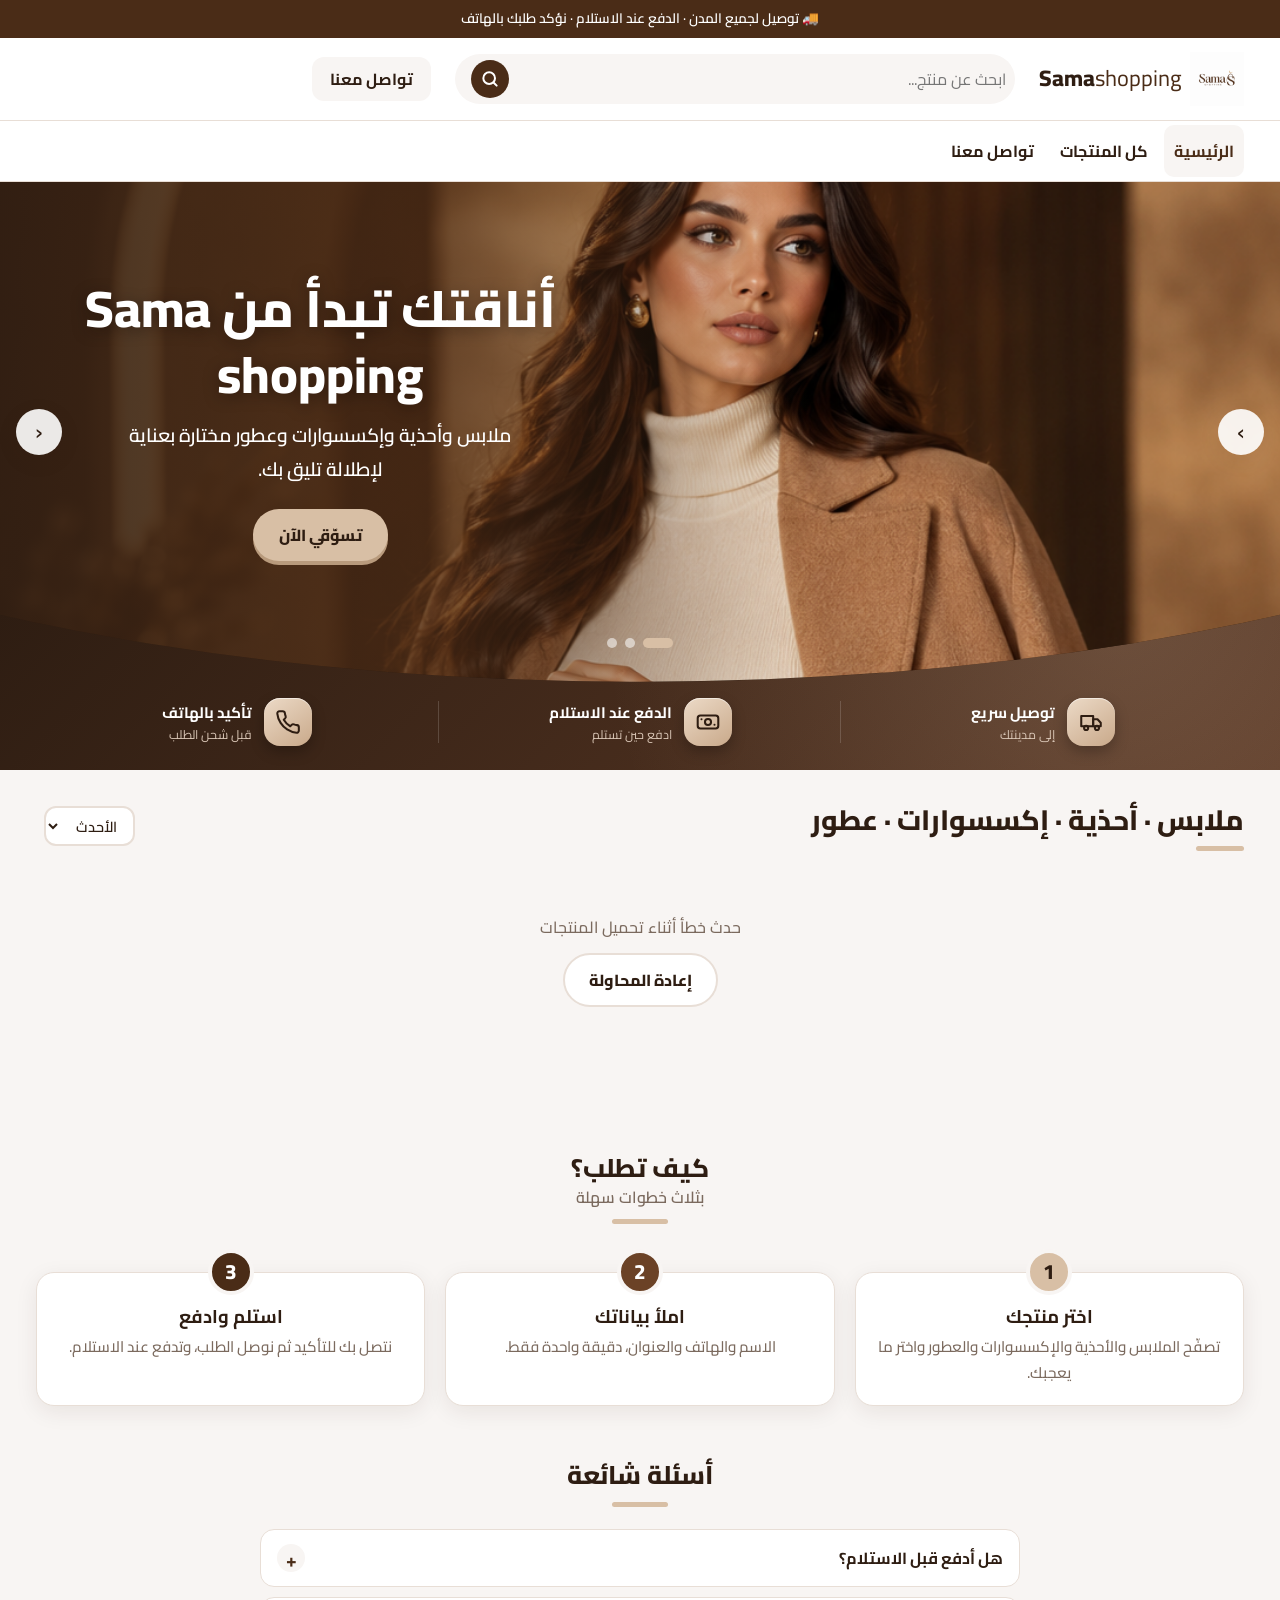
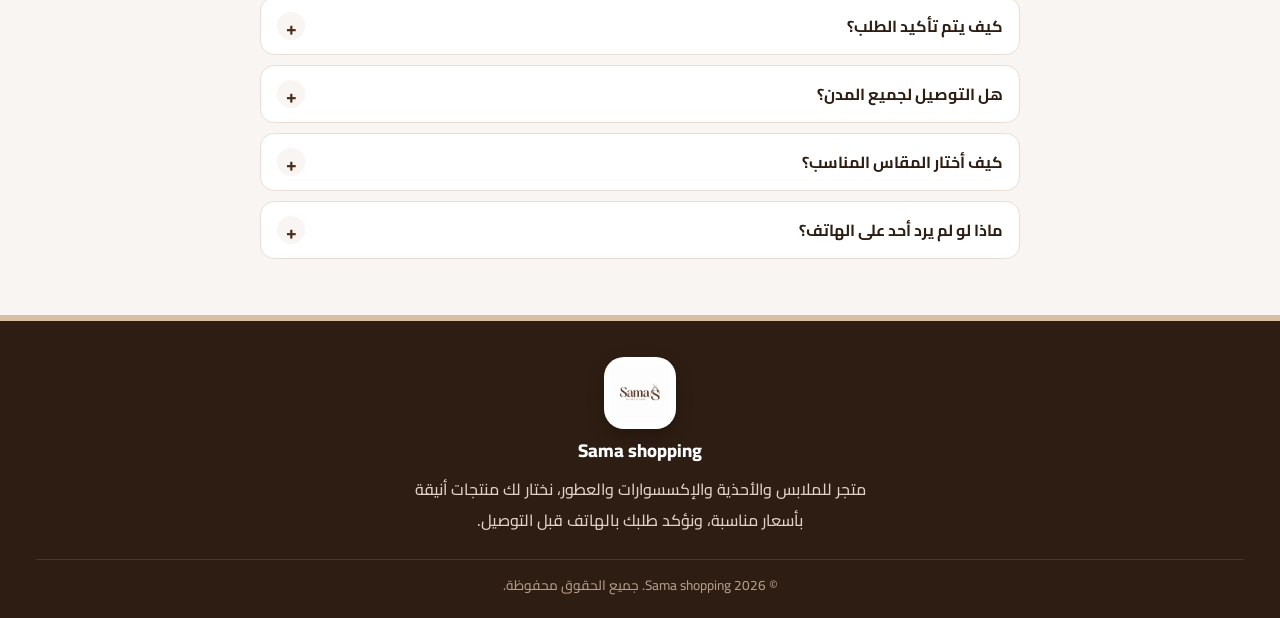
<file: index.html>
<!DOCTYPE html>
<html lang="ar" dir="rtl">
<head>
  <meta charset="UTF-8">
  <meta name="viewport" content="width=device-width, initial-scale=1, viewport-fit=cover">
  <meta name="theme-color" content="#4a2c17">
  <link rel="preconnect" href="https://script.google.com">
  <link rel="dns-prefetch" href="https://script.google.com">
  <link rel="preconnect" href="https://lh3.googleusercontent.com" crossorigin>
  <link rel="preconnect" href="https://fonts.googleapis.com">
  <link rel="preconnect" href="https://fonts.gstatic.com" crossorigin>
  <!-- الخط بدون حجب العرض: يظهر النص فورًا بخط النظام ثم يتبدّل -->
  <link rel="preload" as="style" href="https://fonts.googleapis.com/css2?family=Cairo:wght@400..800&display=swap" onload="this.onload=null;this.rel='stylesheet'">
  <noscript><link rel="stylesheet" href="https://fonts.googleapis.com/css2?family=Cairo:wght@400..800&display=swap"></noscript>
  <!-- صورة السلايدر الأولى تُحمَّل بأعلى أولوية -->
  <link rel="preload" as="image" href="images/slide-1.jpg" fetchpriority="high">
  <link rel="stylesheet" href="style.css">
  
  <title>Sama shopping | ملابس، أحذية، إكسسوارات وعطور، الدفع عند الاستلام</title>
  <meta name="description" content="ملابس وأحذية وإكسسوارات وعطور مختارة بأناقة وبأسعار مناسبة، توصيل لجميع المدن والدفع عند الاستلام مع تأكيد الطلب بالهاتف.">
  <meta property="og:title" content="Sama shopping | ملابس، أحذية، إكسسوارات وعطور">
  <meta property="og:description" content="أناقة لكل يوم: ملابس وأحذية وإكسسوارات وعطور، توصيل لجميع المدن والدفع عند الاستلام.">
  <meta property="og:type" content="website">
  <meta property="og:image" content="images/slide-1.jpg">
  <link rel="icon" type="image/png" href="images/favicon.png">
</head>
<body class="">
  <div class="promo">🚚 توصيل لجميع المدن · الدفع عند الاستلام · نؤكد طلبك بالهاتف</div>
  <header class="site-header" id="siteHeader">
    <div class="wrap hrow">
      <a class="brand" href="index.html" aria-label="Sama shopping"><img class="brand-img" src="images/logo.png" alt="" width="54" height="54" decoding="async"><span dir="ltr">Sama<b>shopping</b></span></a>
      <form class="search" id="searchForm" role="search">
        <input type="search" id="searchInput" placeholder="ابحث عن منتج..." aria-label="البحث عن منتج" autocomplete="off" enterkeyhint="search">
        <button type="submit" aria-label="بحث"><svg viewBox="0 0 24 24" width="20" height="20" fill="none" stroke="currentColor" stroke-width="2.4" stroke-linecap="round"><circle cx="11" cy="11" r="7"/><path d="m20 20-3.5-3.5"/></svg></button>
      </form>
      <div class="hactions">
        <a class="hbtn" href="#contact">تواصل معنا</a>
        <button type="button" class="icon-btn" id="menuToggle" aria-label="القائمة" aria-expanded="false" aria-controls="mainNav">☰</button>
      </div>
    </div>
    <nav class="main-nav" id="mainNav" aria-label="القائمة الرئيسية"><div class="wrap">
      <a href="index.html" class="active">الرئيسية</a><a href="index.html#products">كل المنتجات</a><a href="#contact">تواصل معنا</a>
    </div></nav>
  </header>

  <main>
    <section class="slider" id="heroSlider" aria-roledescription="carousel" aria-label="عروض المتجر">
      <!-- الشريحة الأولى فقط تُحمَّل فورًا، والبقية تُحمَّل بعد اكتمال الصفحة (data-img) -->
      <article class="slide photo on"><div class="s-bg" style="--g:linear-gradient(160deg,#4a2c17,#8b5a3c);--img:url('images/slide-1.jpg');--pos:68% 8%"></div>
        <div class="wrap s-body"><h2>أناقتك تبدأ من Sama shopping</h2><p>ملابس وأحذية وإكسسوارات وعطور مختارة بعناية لإطلالة تليق بك.</p><a class="btn btn-main" href="#products">تسوّقي الآن</a></div></article>
      <article class="slide photo"><div class="s-bg" data-img="images/slide-2.jpg" style="--g:linear-gradient(135deg,#4a2c17,#8b5a3c);--pos:68% 8%"></div>
        <div class="wrap s-body"><h2>عطور وإكسسوارات تكمّل إطلالتك</h2><p>اختر عطرك المفضل ولمسة الإكسسوار المناسبة بأسعار مناسبة.</p><a class="btn btn-main" href="#products">اكتشف المنتجات</a></div></article>
      <article class="slide photo"><div class="s-bg" data-img="images/slide-3.jpg" style="--g:linear-gradient(135deg,#3a2112,#6b4226);--pos:68% 8%"></div>
        <div class="wrap s-body"><h2>اطلب بسهولة وادفع عند الاستلام</h2><p>نتصل بك لتأكيد الطلب ثم نوصله إلى بابك.</p><a class="btn btn-main" href="#products">ابدأ الطلب</a></div></article>
      <button type="button" class="s-arrow s-next" aria-label="التالي">‹</button>
      <button type="button" class="s-arrow s-prev" aria-label="السابق">›</button>
      <div class="s-dots"></div><div class="s-bar"><span></span></div>
    </section>

    <section class="trust three" aria-label="مزايا المتجر"><div class="wrap">
      <div class="trust-i"><span class="ti"><svg viewBox="0 0 24 24" aria-hidden="true"><path d="M3 6.5h11v9.5H3z"/><path d="M14 9.5h4l3 3.2V16h-7z"/><circle cx="7.5" cy="17.5" r="1.9"/><circle cx="17.5" cy="17.5" r="1.9"/></svg></span><div>توصيل سريع<small>إلى مدينتك</small></div></div>
      <div class="trust-i"><span class="ti"><svg viewBox="0 0 24 24" aria-hidden="true"><rect x="2.5" y="6" width="19" height="12" rx="2.5"/><circle cx="12" cy="12" r="2.8"/><path d="M6 9.5h.01M18 14.5h.01"/></svg></span><div>الدفع عند الاستلام<small>ادفع حين تستلم</small></div></div>
      <div class="trust-i"><span class="ti"><svg viewBox="0 0 24 24" aria-hidden="true"><path d="M22 16.92v3a2 2 0 0 1-2.18 2 19.79 19.79 0 0 1-8.63-3.07 19.5 19.5 0 0 1-6-6 19.79 19.79 0 0 1-3.07-8.67A2 2 0 0 1 4.11 2h3a2 2 0 0 1 2 1.72 12.84 12.84 0 0 0 .7 2.81 2 2 0 0 1-.45 2.11L8.09 9.91a16 16 0 0 0 6 6l1.27-1.27a2 2 0 0 1 2.11-.45 12.84 12.84 0 0 0 2.81.7A2 2 0 0 1 22 16.92z"/></svg></span><div>تأكيد بالهاتف<small>قبل شحن الطلب</small></div></div>
    </div></section>

    <section class="shop" id="products"><div class="wrap">
      <div class="shop-head">
        <h2>ملابس · أحذية · إكسسوارات · عطور</h2>
        <div class="tools">
          <select class="sort" id="sortSel" aria-label="الترتيب"><option value="new">الأحدث</option><option value="low">الأرخص</option><option value="high">الأغلى</option></select>
          <span class="count" id="shopCount"></span>
        </div>
      </div>
      <div class="grid" id="shopGrid" aria-live="polite"></div>
      <div class="state" id="shopState" hidden></div>
      <div class="more" id="shopMore" hidden><button type="button" class="btn btn-ghost" id="moreBtn">عرض المزيد</button></div>
      <noscript><p class="state">يرجى تفعيل JavaScript لعرض المنتجات.</p></noscript>
    </div></section>

    <section class="how"><div class="wrap">
      <h2 class="sec-title fun">كيف تطلب؟ <span>بثلاث خطوات سهلة</span></h2>
      <div class="how-grid">
        <div class="how-i"><b>1</b><h3 class="fun">اختر منتجك</h3><p>تصفّح الملابس والأحذية والإكسسوارات والعطور واختر ما يعجبك.</p></div>
        <div class="how-i"><b>2</b><h3 class="fun">املأ بياناتك</h3><p>الاسم والهاتف والعنوان، دقيقة واحدة فقط.</p></div>
        <div class="how-i"><b>3</b><h3 class="fun">استلم وادفع</h3><p>نتصل بك للتأكيد ثم نوصل الطلب، وتدفع عند الاستلام.</p></div>
      </div>
    </div></section>

    <section class="faq"><div class="wrap">
      <h2 class="sec-title fun">أسئلة شائعة</h2>
      <div class="faq-list">
        <details><summary>هل أدفع قبل الاستلام؟</summary><p>لا، الدفع يكون عند الاستلام فقط.</p></details>
        <details><summary>كيف يتم تأكيد الطلب؟</summary><p>نتصل بك على رقم الهاتف الذي أدخلته لتأكيد الطلب والعنوان قبل الشحن.</p></details>
        <details><summary>هل التوصيل لجميع المدن؟</summary><p>نعم، نوصل إلى جميع المدن. أدخل مدينتك وعنوانك بوضوح عند الطلب.</p></details>
        <details><summary>كيف أختار المقاس المناسب؟</summary><p>تجد المقاسات المتوفرة في صفحة كل منتج، وإن احتجت مساعدة تواصل معنا وسنرشدك.</p></details>
        <details><summary>ماذا لو لم يرد أحد على الهاتف؟</summary><p>تأكد أن رقمك صحيح وأن هاتفك متاح بعد الطلب، فلا نشحن إلا بعد التأكيد.</p></details>
      </div>
    </div></section>
  </main>

  <footer class="site-footer" id="contact">
    <div class="wrap">
      <div class="f-brand"><img class="f-logo" src="images/logo.png" alt="Sama shopping" width="72" height="72" loading="lazy" decoding="async"><h3 class="ftitle" dir="ltr">Sama shopping</h3><p>متجر للملابس والأحذية والإكسسوارات والعطور، نختار لك منتجات أنيقة بأسعار مناسبة، ونؤكد طلبك بالهاتف قبل التوصيل.</p></div>
      <div class="social-bar"><h3 class="ftitle">تابعنا</h3><div class="socials">
        <a data-social="facebook" href="#">فيسبوك</a><a data-social="tiktok" href="#">تيك توك</a><a data-social="instagram" href="#">إنستغرام</a><a data-social="whatsapp" href="#">واتساب</a>
      </div></div>
      <p class="copy">© <span id="year">2026</span> Sama shopping. جميع الحقوق محفوظة.</p>
    </div>
  </footer>

  <script src="script.js" defer></script>
  <script src="index.js" defer></script>
</body>
</html>
</file>
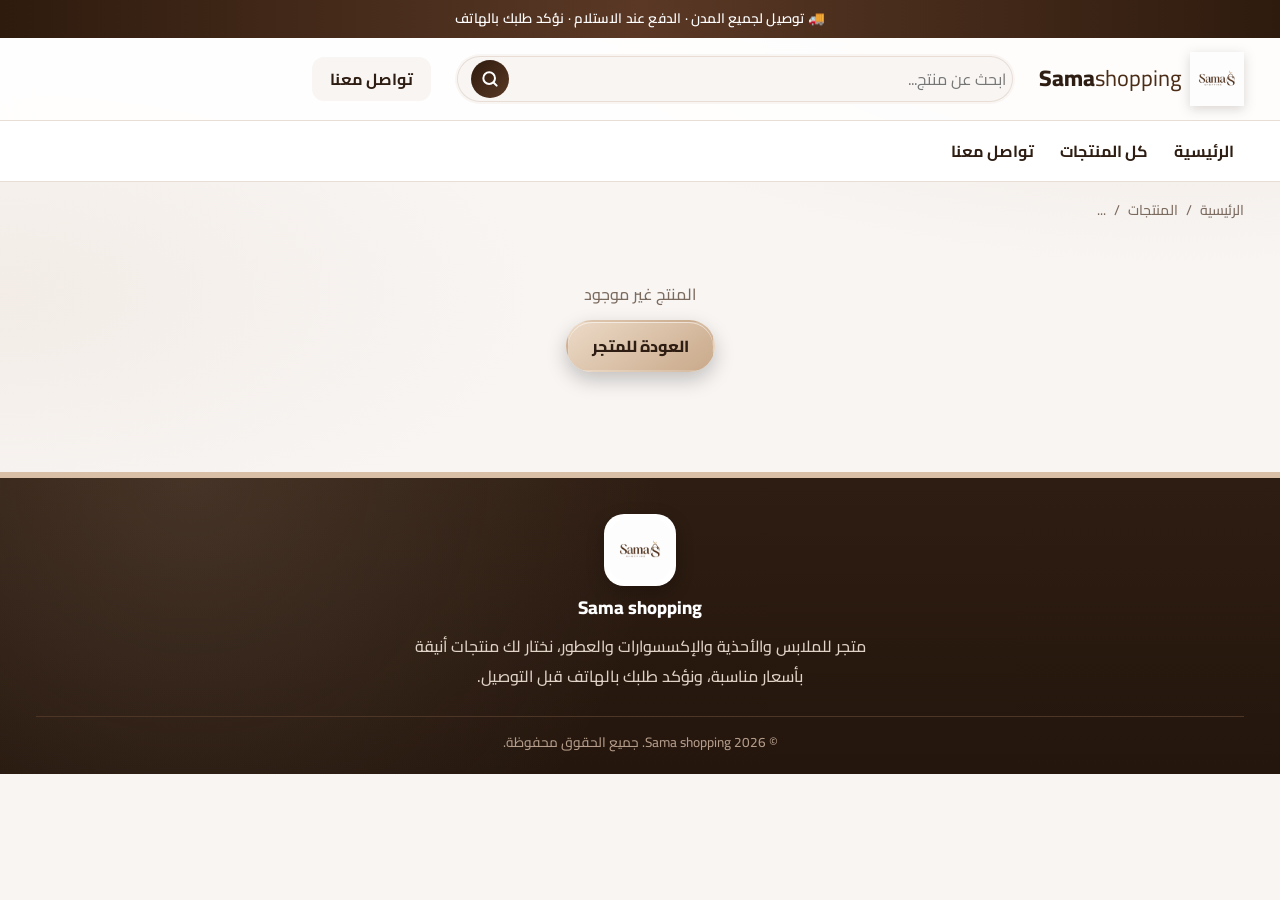
<file: product.html>
<!DOCTYPE html>
<html lang="ar" dir="rtl">
<head>
  <meta charset="UTF-8">
  <meta name="viewport" content="width=device-width, initial-scale=1, viewport-fit=cover">
  <meta name="theme-color" content="#4a2c17">
  <link rel="preconnect" href="https://script.google.com">
  <link rel="dns-prefetch" href="https://script.google.com">
  <link rel="preconnect" href="https://lh3.googleusercontent.com" crossorigin>
  <link rel="preconnect" href="https://fonts.googleapis.com">
  <link rel="preconnect" href="https://fonts.gstatic.com" crossorigin>
  <!-- الخط بدون حجب العرض -->
  <link rel="preload" as="style" href="https://fonts.googleapis.com/css2?family=Cairo:wght@400..800&display=swap" onload="this.onload=null;this.rel='stylesheet'">
  <noscript><link rel="stylesheet" href="https://fonts.googleapis.com/css2?family=Cairo:wght@400..800&display=swap"></noscript>
  <link rel="stylesheet" href="style.css">
  <link rel="stylesheet" href="style-v2.css">
  <link rel="icon" type="image/png" href="images/favicon.png">
  <title>المنتج | Sama shopping</title>
</head>
<body class="has-cta">
  <div class="promo">🚚 توصيل لجميع المدن · الدفع عند الاستلام · نؤكد طلبك بالهاتف</div>
  <header class="site-header" id="siteHeader">
    <div class="wrap hrow">
      <a class="brand" href="index.html" aria-label="Sama shopping"><img class="brand-img" src="images/logo.png" alt="" width="54" height="54" decoding="async"><span dir="ltr">Sama<b>shopping</b></span></a>
      <form class="search" id="searchForm" role="search">
        <input type="search" id="searchInput" placeholder="ابحث عن منتج..." aria-label="البحث عن منتج" autocomplete="off" enterkeyhint="search">
        <button type="submit" aria-label="بحث"><svg viewBox="0 0 24 24" width="20" height="20" fill="none" stroke="currentColor" stroke-width="2.4" stroke-linecap="round"><circle cx="11" cy="11" r="7"/><path d="m20 20-3.5-3.5"/></svg></button>
      </form>
      <div class="hactions">
        <a class="hbtn" href="#contact">تواصل معنا</a>
        <button type="button" class="icon-btn" id="menuToggle" aria-label="القائمة" aria-expanded="false" aria-controls="mainNav">☰</button>
      </div>
    </div>
    <nav class="main-nav" id="mainNav" aria-label="القائمة الرئيسية"><div class="wrap">
      <a href="index.html">الرئيسية</a><a href="index.html#products">كل المنتجات</a><a href="#contact">تواصل معنا</a>
    </div></nav>
  </header>

  <main class="wrap ppage">
    <nav class="crumbs" aria-label="مسار التنقل"><a href="index.html">الرئيسية</a><span>/</span><a href="index.html#products">المنتجات</a><span>/</span><span id="crumbName">...</span></nav>
    <div class="state" id="pState">جاري تحميل المنتج...</div>

    <article class="pview" id="productView" hidden>
      <div class="gal">
        <div class="gtrack" id="gTrack"></div>
        <div class="gdots" id="gDots"></div>
        <div class="gthumbs" id="gThumbs"></div>
      </div>

      <div class="box pmain">
        <h1 class="ptitle fun" id="pTitle"></h1>
        <div class="pp"><span class="pnow" id="pPrice"></span><span class="pwas" id="pOld" hidden></span><span class="poff" id="pOff" hidden></span></div>
        <p class="psave" id="pSave" hidden></p>
        <div class="pmeta"><span class="pill" id="pStatus"></span><span id="pStock"></span><button type="button" class="btn btn-ghost" id="shareBtn" hidden style="min-height:38px;padding:0 16px;margin-inline-start:auto">مشاركة</button></div>
        <a class="btn btn-main cta" href="#orderBox" id="goOrder" data-go-order>🛒 اطلب الآن</a>
        <ul class="perks">
          <li>💵 الدفع عند الاستلام</li>
          <li>🚚 التوصيل لجميع المدن</li>
          <li>📞 نؤكد طلبك بالهاتف قبل الشحن</li>
        </ul>
      </div>

      <section class="box obox" id="orderBox">
        <h2 class="fun">اطلب الآن</h2>
        <ol class="steps"><li>أدخل بياناتك</li><li>نتصل بك لتأكيد الطلب</li><li>نوصل طلبك لعنوانك</li></ol>
        <form id="orderForm" novalidate>
          <div class="fld"><label for="oName">الاسم الكامل <b>*</b></label><input id="oName" name="customerName" type="text" autocomplete="name" maxlength="100"><span class="ferr" data-for="customerName"></span></div>
          <div class="fld"><label for="oPhone">رقم الهاتف <b>*</b></label><input id="oPhone" name="phone" type="tel" inputmode="tel" autocomplete="tel" placeholder="06XXXXXXXX" maxlength="20"><span class="ferr" data-for="phone"></span></div>
          <div class="fld"><label for="oCity">المدينة <b>*</b></label><input id="oCity" name="city" type="text" autocomplete="address-level2" maxlength="60"><span class="ferr" data-for="city"></span></div>
          <div class="fld"><label for="oAddress">العنوان <b>*</b></label><textarea id="oAddress" name="address" rows="2" autocomplete="street-address" maxlength="300"></textarea><span class="ferr" data-for="address"></span></div>
          <div class="fld"><label for="qtyInput">الكمية</label>
            <div class="qty"><button type="button" id="qtyMinus" aria-label="إنقاص">−</button><input id="qtyInput" name="quantity" type="text" inputmode="numeric" value="1" maxlength="3"><button type="button" id="qtyPlus" aria-label="زيادة">+</button></div>
            <span class="ferr" data-for="quantity"></span></div>
          <div class="tot"><span>المجموع</span><strong id="oTotal">0 د.م</strong></div>
          <div class="omsg err" id="oMsg" role="alert" hidden></div>
          <button type="submit" id="oBtn" class="btn btn-main sub">تأكيد الطلب</button>
        </form>
      </section>

      <section class="box pdesc-box" id="pDesc" hidden>
        <h2 class="fun">✨ وصف المنتج</h2>
        <div class="pdesc fun" id="pDescBody"></div>
        <a class="btn btn-main cta" href="#orderBox" data-go-order>🛒 اطلبه الآن</a>
      </section>
    </article>

    <section class="related" id="related" hidden><h2>منتجات أخرى قد تعجبك</h2><div class="grid" id="relatedGrid"></div></section>
  </main>

  <div class="sticky-cta" id="stickyCta" aria-hidden="true">
    <div><small>السعر</small><strong id="sPrice"></strong></div>
    <a class="btn btn-main" href="#orderBox" data-go-order tabindex="-1">🛒 اطلب الآن</a>
  </div>

  <footer class="site-footer" id="contact">
    <div class="wrap">
      <div class="f-brand"><img class="f-logo" src="images/logo.png" alt="Sama shopping" width="72" height="72" loading="lazy" decoding="async"><h3 class="ftitle" dir="ltr">Sama shopping</h3><p>متجر للملابس والأحذية والإكسسوارات والعطور، نختار لك منتجات أنيقة بأسعار مناسبة، ونؤكد طلبك بالهاتف قبل التوصيل.</p></div>
      <div class="social-bar"><h3 class="ftitle">تابعنا</h3><div class="socials">
        <a data-social="facebook" href="#">فيسبوك</a><a data-social="tiktok" href="#">تيك توك</a><a data-social="instagram" href="#">إنستغرام</a><a data-social="whatsapp" href="#">واتساب</a>
      </div></div>
      <p class="copy">© <span id="year">2026</span> Sama shopping. جميع الحقوق محفوظة.</p>
    </div>
  </footer>

  <script src="script.js" defer></script>
  <script src="product.js" defer></script>
</body>
</html>
</file>
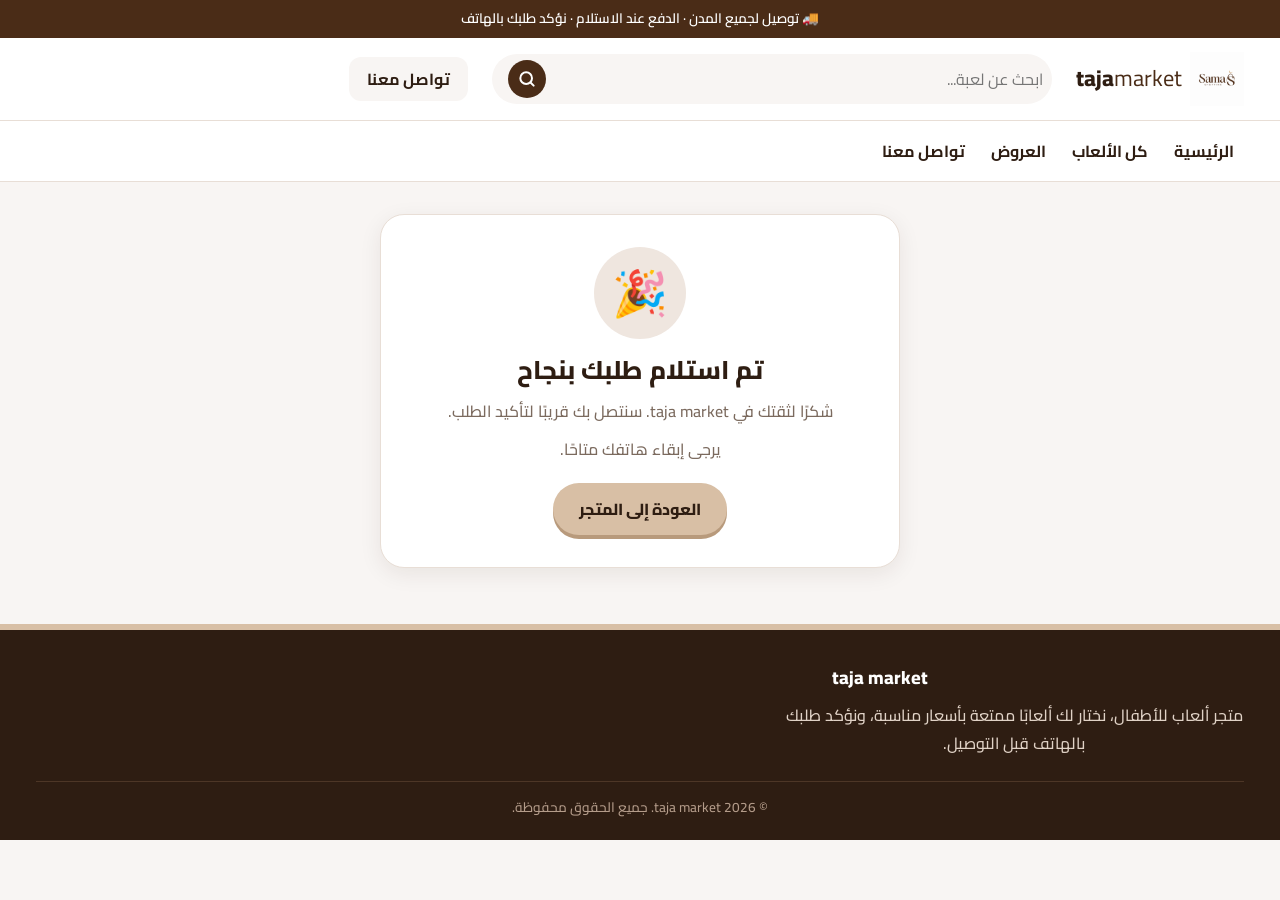
<file: thanks.html>
<!DOCTYPE html>
<html lang="ar" dir="rtl">
<head>
  <meta charset="UTF-8">
  <meta name="viewport" content="width=device-width, initial-scale=1, viewport-fit=cover">
  <meta name="theme-color" content="#2f6bff">
  <link rel="preconnect" href="https://script.google.com">
  <link rel="preconnect" href="https://lh3.googleusercontent.com" crossorigin>
  <link rel="preconnect" href="https://fonts.googleapis.com">
  <link rel="preconnect" href="https://fonts.gstatic.com" crossorigin>
  <link rel="stylesheet" href="https://fonts.googleapis.com/css2?family=Cairo:wght@400;600;700;800&family=Baloo+Bhaijaan+2:wght@500;600;700;800&display=swap">
  <link rel="stylesheet" href="style.css">
  <link rel="icon" href="data:image/svg+xml,%3Csvg xmlns=%27http://www.w3.org/2000/svg%27 viewBox=%270 0 100 100%27%3E%3Ctext y=%27.9em%27 font-size=%2790%27%3E🧸%3C/text%3E%3C/svg%3E">
  <meta name="robots" content="noindex, nofollow">
  <title>تم استلام طلبك | taja market</title>
</head>
<body class="">
  <div class="promo">🚚 توصيل لجميع المدن · الدفع عند الاستلام · نؤكد طلبك بالهاتف</div>
  <header class="site-header" id="siteHeader">
    <div class="wrap hrow">
      <a class="brand" href="index.html" aria-label="taja market"><img class="brand-img" src="images/logo.png" alt="" width="54" height="54"><span dir="ltr">taja<b>market</b></span></a>
      <form class="search" id="searchForm" role="search">
        <input type="search" id="searchInput" placeholder="ابحث عن لعبة..." aria-label="البحث عن لعبة" autocomplete="off" enterkeyhint="search">
        <button type="submit" aria-label="بحث"><svg viewBox="0 0 24 24" width="20" height="20" fill="none" stroke="currentColor" stroke-width="2.4" stroke-linecap="round"><circle cx="11" cy="11" r="7"/><path d="m20 20-3.5-3.5"/></svg></button>
      </form>
      <div class="hactions">
        <a class="hbtn" href="#contact">تواصل معنا</a>
        <button type="button" class="icon-btn" id="menuToggle" aria-label="القائمة" aria-expanded="false" aria-controls="mainNav">☰</button>
      </div>
    </div>
    <nav class="main-nav" id="mainNav" aria-label="القائمة الرئيسية"><div class="wrap">
      <a href="index.html">الرئيسية</a><a href="index.html#products">كل الألعاب</a><a href="index.html#products" data-go="offers">العروض</a><a href="#contact">تواصل معنا</a>
    </div></nav>
  </header>

  <main class="wrap">
    <section class="thanks">
      <div class="check" aria-hidden="true">🎉</div>
      <h1 class="fun">تم استلام طلبك بنجاح</h1>
      <p>شكرًا لثقتك في taja market. سنتصل بك قريبًا لتأكيد الطلب.</p>
      <dl class="tsum" id="tsum" hidden>
        <div id="rId"><dt>رقم الطلب</dt><dd id="tId"></dd></div>
        <div><dt>المنتج</dt><dd id="tProduct"></dd></div>
        <div><dt>الكمية</dt><dd id="tQty"></dd></div>
        <div><dt>المجموع</dt><dd id="tTotal"></dd></div>
      </dl>
      <p>يرجى إبقاء هاتفك متاحًا.</p>
      <a class="btn btn-main" href="index.html" style="margin-top:20px">العودة إلى المتجر</a>
    </section>
  </main>

  <footer class="site-footer" id="contact">
    <div class="wrap">
      <div class="fgrid">
        <div><h3 class="ftitle" dir="ltr">taja market</h3><p>متجر ألعاب للأطفال، نختار لك ألعابًا ممتعة بأسعار مناسبة، ونؤكد طلبك بالهاتف قبل التوصيل.</p></div>
        <div><h3 class="ftitle">تابعنا</h3><div class="socials">
          <a data-social="facebook" href="#">فيسبوك</a><a data-social="tiktok" href="#">تيك توك</a><a data-social="instagram" href="#">إنستغرام</a><a data-social="whatsapp" href="#">واتساب</a>
        </div></div>
      </div>
      <p class="copy">© <span id="year">2026</span> taja market. جميع الحقوق محفوظة.</p>
    </div>
  </footer>

  <script src="script.js" defer></script>
  <script>
    document.addEventListener("DOMContentLoaded", function () {
      var o = null;
      try { o = JSON.parse(sessionStorage.getItem("taja_last_order")); } catch (e) {}
      if (!o) return;
      document.getElementById("tId").textContent = o.id ? "#" + o.id : "";
      document.getElementById("rId").hidden = !o.id;
      document.getElementById("tProduct").textContent = o.product || "";
      document.getElementById("tQty").textContent = o.quantity;
      document.getElementById("tTotal").textContent = formatMoney(o.total);
      document.getElementById("tsum").hidden = false;
    });
  </script>
</body>
</html>
</file>
<file: style.css>
/* Sama shopping — متجر ملابس وأحذية وإكسسوارات وعطور | style.css (ملف واحد للمتجر) */
/* الهوية: بني مغلوق + أبيض */
:root{--ink:#2e1d12;--muted:#7b6a5e;--blue:#4a2c17;--blue-d:#2e1b0e;--yellow:#d8bfa5;--yellow-d:#b89a7c;--coral:#a2492f;--mint:#6b4226;--bg:#f8f5f3;--line:#e8ded6;--r:18px;--sh:0 6px 22px rgba(46,29,18,.08)}
*,*::before,*::after{box-sizing:border-box}
html{-webkit-text-size-adjust:100%;scroll-behavior:smooth}
body{margin:0;font-family:"Cairo","Tajawal","Segoe UI",Tahoma,Arial,sans-serif;font-weight:500;line-height:1.75;color:var(--ink);background:var(--bg);overflow-x:hidden;-webkit-tap-highlight-color:transparent}
[hidden]{display:none!important}
a{color:inherit;text-decoration:none}
img{max-width:100%}
button,input,select,textarea{font-family:inherit}
h1,h2,h3{margin:0;line-height:1.35}
:focus-visible{outline:3px solid var(--blue);outline-offset:2px}
.wrap{width:100%;max-width:1240px;margin:0 auto;padding:0 max(16px,env(safe-area-inset-right)) 0 max(16px,env(safe-area-inset-left))}

/* أزرار */
.btn{display:inline-flex;align-items:center;justify-content:center;gap:6px;min-height:48px;padding:10px 24px;border:2px solid transparent;border-radius:14px;font-size:1rem;font-weight:800;cursor:pointer;transition:background .2s,transform .1s,box-shadow .2s,color .2s}
.btn:active{transform:scale(.98)}
.btn:disabled{opacity:.6;cursor:not-allowed}
.btn-main{background:var(--yellow);color:var(--ink);box-shadow:0 4px 0 var(--yellow-d)}
.btn-main:hover:not(:disabled){background:#e4cfba}
.btn-blue{background:var(--blue);color:#fff;box-shadow:0 4px 0 var(--blue-d)}
.btn-ghost{background:#fff;color:var(--ink);border-color:var(--line)}
.btn-ghost:hover{border-color:var(--blue);color:var(--blue)}

/* شريط الإعلان + الهيدر */
.promo{background:var(--blue);color:#fff;text-align:center;font-size:.85rem;font-weight:600;padding:7px 12px}
.site-header{position:sticky;top:0;z-index:50;background:#fff;border-bottom:1px solid var(--line);transition:box-shadow .3s}
.site-header.scrolled{box-shadow:0 8px 24px rgba(46,29,18,.1)}
.hrow{display:flex;flex-wrap:wrap;align-items:center;gap:10px;padding-top:10px;padding-bottom:10px}
.brand{display:flex;align-items:center;gap:10px;font-weight:800;font-size:1.4rem;letter-spacing:-.3px}
.brand-logo{display:grid;place-items:center;width:42px;height:42px;border-radius:14px;background:var(--yellow);color:var(--ink);font-size:1.4rem;box-shadow:0 3px 0 var(--yellow-d);transform:rotate(-6deg)}
.brand b{font-weight:400;color:var(--blue)}
.hactions{display:flex;gap:8px;margin-inline-start:auto}
.icon-btn{width:44px;height:44px;border:1px solid var(--line);border-radius:12px;background:#fff;font-size:1.3rem;color:var(--ink);cursor:pointer}
.hbtn{display:none;align-items:center;min-height:44px;padding:0 18px;border-radius:12px;background:var(--bg);font-weight:700}
.hbtn:hover{background:#efe6df}
.search{order:3;flex:1 1 100%;display:flex;align-items:center;background:var(--bg);border:2px solid transparent;border-radius:999px;padding:0 5px 0 14px;transition:border-color .2s,background .2s}
.search:focus-within{background:#fff;border-color:var(--blue)}
.search input{flex:1;min-width:0;min-height:46px;border:0;background:none;outline:0;font-size:16px;color:var(--ink)}
.search button{flex:none;width:38px;height:38px;border:0;border-radius:50%;background:var(--blue);color:#fff;cursor:pointer;display:grid;place-items:center}
.main-nav{position:absolute;top:100%;right:0;left:0;background:#fff;border-bottom:1px solid var(--line);box-shadow:0 14px 24px rgba(46,29,18,.1);opacity:0;visibility:hidden;transform:translateY(-8px);transition:opacity .2s,transform .2s,visibility .2s}
.main-nav.open{opacity:1;visibility:visible;transform:none}
.main-nav .wrap{display:flex;flex-direction:column;padding-top:8px;padding-bottom:12px}
.main-nav a{padding:12px 10px;font-weight:700;border-radius:10px}
.main-nav a:hover,.main-nav a.active{background:var(--bg);color:var(--blue)}

/* السلايدر */
.slider{position:relative;height:clamp(300px,52vw,500px);overflow:hidden;background:var(--ink);isolation:isolate}
.slide{position:absolute;inset:0;opacity:0;visibility:hidden;transition:opacity .9s,visibility .9s}
.slide.on{opacity:1;visibility:visible;z-index:1}
.s-bg{position:absolute;inset:0;background:var(--img),var(--g);background-size:cover;background-position:var(--pos,center)}
.slide.on .s-bg{animation:zoom 7s ease-out forwards}
@keyframes zoom{from{transform:scale(1)}to{transform:scale(1.1)}}
.s-bg::after{content:"";position:absolute;inset:0;background:radial-gradient(circle at 12% 20%,rgba(255,255,255,.18) 0 60px,transparent 61px),radial-gradient(circle at 85% 75%,rgba(255,255,255,.12) 0 110px,transparent 111px),radial-gradient(circle at 70% 18%,rgba(255,255,255,.14) 0 36px,transparent 37px)}
.s-body{position:relative;z-index:2;height:100%;display:flex;flex-direction:column;justify-content:center;align-items:flex-start;color:#fff}
.s-body h2{font-size:clamp(1.7rem,5vw,3.2rem);font-weight:800;max-width:15ch;text-shadow:0 3px 14px rgba(0,0,0,.22)}
.s-body p{margin:10px 0 22px;font-size:clamp(1rem,2vw,1.2rem);max-width:40ch}
.s-body>*{opacity:0;transform:translateY(24px)}
.slide.on .s-body>*{animation:rise .8s cubic-bezier(.2,.7,.2,1) forwards}
.slide.on .s-body>:nth-child(2){animation-delay:.15s}.slide.on .s-body>:nth-child(3){animation-delay:.3s}
@keyframes rise{to{opacity:1;transform:none}}
.s-arrow{position:absolute;top:50%;z-index:5;transform:translateY(-50%);width:46px;height:46px;border-radius:50%;border:0;background:rgba(255,255,255,.9);color:var(--ink);font-size:1.6rem;line-height:1;cursor:pointer;box-shadow:var(--sh)}
.s-arrow:hover{background:var(--yellow)}
.s-next{left:16px}.s-prev{right:16px}
.s-dots{position:absolute;bottom:18px;left:50%;transform:translateX(-50%);z-index:5;display:flex;gap:8px}
.s-dots button{width:10px;height:10px;padding:0;border:0;border-radius:99px;background:rgba(255,255,255,.55);cursor:pointer;transition:width .3s,background .3s}
.s-dots button.on{width:30px;background:var(--yellow)}
.s-bar{position:absolute;inset-inline:0;bottom:0;height:4px;z-index:5;background:rgba(255,255,255,.2)}
.s-bar span{display:block;height:100%;width:0;float:right;background:var(--yellow)}
.s-bar.run span{animation:prog var(--dur,6s) linear forwards}
@keyframes prog{to{width:100%}}

/* شريط الثقة */
.trust{background:#fff;border-bottom:1px solid var(--line)}
.trust .wrap{display:grid;grid-template-columns:repeat(2,1fr);gap:0}
.trust-i{display:flex;align-items:center;gap:10px;padding:14px 6px;font-size:.9rem;font-weight:700}
.trust-i span{display:grid;place-items:center;flex:none;width:40px;height:40px;border-radius:12px;background:var(--bg);font-size:1.3rem}
.trust-i small{display:block;font-weight:400;color:var(--muted);font-size:.78rem;line-height:1.3}

/* المنتجات */
.shop{padding:32px 0 56px;scroll-margin-top:110px}
.shop-head{display:flex;flex-wrap:wrap;align-items:center;justify-content:space-between;gap:12px;margin-bottom:18px}
.shop-head h2{font-size:1.6rem;font-weight:800}
.shop-head h2::after{content:"";display:block;width:48px;height:5px;margin-top:6px;border-radius:5px;background:var(--yellow)}
.tools{display:flex;flex-wrap:wrap;align-items:center;gap:8px}
.chips{display:flex;gap:8px;overflow-x:auto;scrollbar-width:none;padding:2px 0}
.chips::-webkit-scrollbar{display:none}
.chip{flex:none;min-height:40px;padding:0 18px;border:2px solid var(--line);border-radius:999px;background:#fff;color:var(--ink);font-weight:700;cursor:pointer;transition:all .2s}
.chip:hover{border-color:var(--blue)}
.chip.on{background:var(--blue);border-color:var(--blue);color:#fff}
.sort{min-height:40px;padding:0 12px;border:2px solid var(--line);border-radius:12px;background:#fff;color:var(--ink);font-weight:600;font-size:.9rem}
.count{font-size:.9rem;color:var(--muted)}
.grid{display:grid;grid-template-columns:repeat(2,minmax(0,1fr));gap:12px}
.card{position:relative;display:flex;flex-direction:column;min-width:0;overflow:hidden;background:#fff;border:1px solid var(--line);border-radius:var(--r);transition:transform .3s cubic-bezier(.2,.7,.2,1),box-shadow .3s,border-color .3s}
.card-img{position:relative;display:block;aspect-ratio:1/1;background:#fff;overflow:hidden}
.card-img img{width:100%;height:100%;object-fit:contain;padding:8px;transition:transform .5s}
.card-img.no-img{display:grid;place-items:center;background:var(--bg)}
.card-img.no-img::before{content:"🛍️";font-size:3rem;opacity:.5}
.badge{position:absolute;top:10px;right:10px;padding:3px 11px;border-radius:999px;font-size:.78rem;font-weight:800;color:#fff;background:var(--coral);box-shadow:0 3px 8px rgba(162,73,47,.35)}
.badge.low{top:auto;bottom:10px;background:var(--yellow);color:var(--ink);box-shadow:none}
.card.out .card-img img{opacity:.45}
.card.out .card-img::after{content:"نفد المخزون";position:absolute;inset:auto 0 12px;margin:auto;width:max-content;padding:4px 16px;border-radius:999px;background:var(--ink);color:#fff;font-size:.82rem;font-weight:700}
.card-body{display:flex;flex:1;flex-direction:column;gap:6px;padding:12px 14px 14px;border-top:1px solid var(--line)}
.card-name{min-height:2.9em;font-size:.98rem;font-weight:700;line-height:1.45;display:-webkit-box;-webkit-line-clamp:2;-webkit-box-orient:vertical;overflow:hidden}
.card-price{display:flex;flex-wrap:wrap;align-items:baseline;gap:2px 8px}
.card-price b{font-size:1.2rem;font-weight:800;color:var(--blue)}
.card-price s{font-size:.85rem;color:var(--muted)}
.card-save{font-size:.8rem;font-weight:700;color:var(--mint)}
.card-btn{margin-top:auto;min-height:44px;font-size:.95rem}
.state{padding:44px 12px;text-align:center;color:var(--muted)}
.more{margin-top:24px;text-align:center}
.skel{pointer-events:none}
.skel .card-img,.skel i{background:linear-gradient(90deg,#efe8e2 25%,#f8f5f3 40%,#efe8e2 65%);background-size:400% 100%;animation:sh 1.4s ease infinite}
.skel i{display:block;height:14px;border-radius:7px;margin:4px 0}
@keyframes sh{0%{background-position:100% 0}100%{background-position:0 0}}

/* الفوتر */
.site-footer{background:var(--ink);color:#e0d2c6;padding:36px 0 calc(20px + env(safe-area-inset-bottom,0px));border-top:6px solid var(--yellow)}
.fgrid{display:grid;gap:24px}
.ftitle{margin:0 0 10px;color:#fff;font-size:1.15rem;font-weight:800}
.fgrid p{margin:0;max-width:460px}
.socials{display:flex;flex-wrap:wrap;gap:10px}
.socials a{display:inline-flex;align-items:center;min-height:42px;padding:0 18px;border:1px solid #6b4c38;border-radius:999px;color:#fff;font-weight:600}
.socials a:hover{background:var(--yellow);border-color:var(--yellow);color:var(--ink)}
.copy{margin:24px 0 0;padding-top:14px;border-top:1px solid #4d3626;text-align:center;font-size:.85rem;color:#b49c8a}
.fab{position:fixed;left:16px;bottom:calc(16px + env(safe-area-inset-bottom,0px));z-index:40;display:flex;flex-direction:column;gap:10px}
.fab a,.fab button{display:grid;place-items:center;width:50px;height:50px;border:0;border-radius:50%;color:#fff;font-size:1.4rem;cursor:pointer;box-shadow:0 8px 20px rgba(46,29,18,.3)}
.fab .wa{background:#25d366}
.fab .up{background:var(--blue);opacity:0;visibility:hidden;transform:translateY(10px);transition:opacity .2s,transform .2s,visibility .2s}
.fab .up.show{opacity:1;visibility:visible;transform:none}

/* صفحة المنتج */
.back{display:inline-flex;align-items:center;min-height:44px;padding:0 16px;border:1px solid var(--line);border-radius:12px;font-weight:700;background:#fff;margin-inline-start:auto}
.ppage{padding-top:16px;padding-bottom:56px}
.crumbs{display:none;gap:8px;margin-bottom:14px;font-size:.88rem;color:var(--muted)}
.crumbs a:hover{color:var(--blue)}
.pview{display:grid;gap:16px}
.box{padding:18px;background:#fff;border:1px solid var(--line);border-radius:var(--r)}
.box h2{margin-bottom:12px;font-size:1.15rem;font-weight:800}
.gal{overflow:hidden;background:#fff;border:1px solid var(--line);border-radius:var(--r)}
.gtrack{display:flex;overflow-x:auto;scroll-snap-type:x mandatory;scrollbar-width:none;overscroll-behavior-x:contain}
.gtrack::-webkit-scrollbar{display:none}
.gslide{flex:0 0 100%;aspect-ratio:1/1;scroll-snap-align:center;display:grid;place-items:center}
.gslide img{width:100%;height:100%;object-fit:contain}
.gdots{display:flex;justify-content:center;gap:6px;padding:10px}
.gdots i{width:8px;height:8px;border-radius:99px;background:var(--line);transition:width .2s,background .2s}
.gdots i.on{width:24px;background:var(--blue)}
.gthumbs{display:none;gap:8px;padding:0 12px 12px;overflow-x:auto}
.gthumb{flex:none;width:64px;height:64px;padding:0;overflow:hidden;border:2px solid var(--line);border-radius:12px;background:#fff;cursor:pointer;opacity:.7}
.gthumb.on{border-color:var(--blue);opacity:1}
.gthumb img{width:100%;height:100%;object-fit:cover}
.ptitle{font-size:1.4rem;font-weight:800;margin-bottom:10px}
.pp{display:flex;flex-wrap:wrap;align-items:center;gap:6px 12px}
.pnow{font-size:2rem;font-weight:800;color:var(--blue)}
.pwas{color:var(--muted);text-decoration:line-through}
.poff{padding:3px 12px;border-radius:999px;background:var(--coral);color:#fff;font-size:.85rem;font-weight:800}
.psave{margin:6px 0 0;font-weight:700;color:var(--mint)}
.pmeta{display:flex;flex-wrap:wrap;align-items:center;gap:8px 12px;margin-top:14px;padding-top:14px;border-top:1px solid var(--line)}
.pill{padding:4px 14px;border-radius:999px;font-size:.85rem;font-weight:700}
.pill.in{background:#efe6df;color:#4a2c17}.pill.no{background:#f7e4e0;color:#a2392f}
.pdesc{line-height:1.95;overflow-wrap:anywhere}
.pdesc p{margin:0 0 12px}
.pdesc img{display:block;width:100%;max-width:560px;margin:10px auto;border-radius:14px}
.obox{background:#faf6f3;border-color:#e0d0c3;scroll-margin-top:140px}
.obox.flash{animation:flash 1.4s ease}
@keyframes flash{0%,100%{box-shadow:0 0 0 0 rgba(184,154,124,0)}30%{box-shadow:0 0 0 8px rgba(184,154,124,.5)}}
.steps{display:grid;grid-template-columns:repeat(3,1fr);gap:8px;margin:0 0 16px;padding:0;list-style:none;counter-reset:s}
.steps li{counter-increment:s;text-align:center;font-size:.78rem;color:var(--muted);line-height:1.4}
.steps li::before{content:counter(s);display:grid;place-items:center;width:28px;height:28px;margin:0 auto 4px;border-radius:50%;background:var(--yellow);color:var(--ink);font-weight:800}
.fld{margin-bottom:14px}
.fld label{display:block;margin-bottom:6px;font-weight:700;font-size:.95rem}
.fld label b{color:var(--coral)}
.fld input,.fld textarea{width:100%;min-height:48px;padding:10px 14px;font-size:16px;color:var(--ink);background:#fff;border:2px solid var(--line);border-radius:12px;outline:0;transition:border-color .2s,box-shadow .2s}
.fld textarea{min-height:76px;resize:vertical}
.fld input:focus,.fld textarea:focus{border-color:var(--blue);box-shadow:0 0 0 3px rgba(74,44,23,.14)}
.fld .bad{border-color:var(--coral)}
.fld input[type=tel]{direction:ltr;text-align:right}
.ferr{display:block;margin-top:4px;font-size:.82rem;color:var(--coral)}
.ferr:empty{display:none}
.qty{display:flex;align-items:center;gap:8px}
.qty button{width:48px;height:48px;border:2px solid var(--line);border-radius:12px;background:#fff;font-size:1.5rem;color:var(--ink);cursor:pointer}
.qty input{width:80px;text-align:center;font-weight:800}
.tot{display:flex;align-items:center;justify-content:space-between;margin:16px 0 12px;padding:12px 14px;background:#fff;border:2px dashed var(--yellow-d);border-radius:12px}
.tot strong{font-size:1.3rem;color:var(--blue)}
.omsg{margin-bottom:12px;padding:10px 14px;border-radius:12px;font-weight:600}
.omsg.err{background:#f7e4e0;color:#a2392f}
.sub{width:100%;min-height:54px;font-size:1.1rem}
.related{padding-top:24px}
.related h2{margin-bottom:14px;font-size:1.3rem;font-weight:800}


/* ===== الخط: Cairo للعناوين (هوية أنيقة) ===== */
.fun{font-family:"Cairo","Tajawal","Segoe UI",Tahoma,sans-serif}
.ptitle{line-height:1.5}

/* زر "اطلب الآن" + مزايا */
.cta{width:100%;min-height:54px;margin-top:16px;font-size:1.1rem}
.perks{display:grid;gap:6px;margin:14px 0 0;padding:0;list-style:none;font-size:.9rem;font-weight:600;color:var(--muted)}

/* وصف المنتج */
.pdesc-box{background:linear-gradient(180deg,#fff,#faf6f3);border:2px dashed #d9c6b6}
.pdesc-box h2{display:flex;align-items:center;gap:12px;font-size:1.45rem;color:var(--blue)}
.pdesc-box h2::after{content:"";flex:1;height:5px;border-radius:5px;background:repeating-linear-gradient(90deg,var(--yellow) 0 14px,var(--yellow-d) 14px 28px,var(--mint) 28px 42px,var(--blue) 42px 56px)}
.pdesc-box .pdesc{max-width:780px;margin-inline:auto;font-size:1.1rem;font-weight:500;line-height:2.05;color:#4a3626}
.pdesc ul{display:grid;gap:8px;margin:0 0 16px;padding:0;list-style:none}
.pdesc li{position:relative;padding:8px 46px 8px 14px;background:#fff;border:1px solid var(--line);border-radius:14px}
.pdesc li::before{content:"✦";position:absolute;right:16px;top:8px;color:var(--yellow-d)}
.pdesc img{border:4px solid #fff;box-shadow:var(--sh)}
.pdesc-box .cta{display:flex;max-width:780px;margin:20px auto 0}

/* شريط الطلب السفلي (الجوال فقط) */
.sticky-cta{position:fixed;right:0;left:0;bottom:0;z-index:45;display:flex;align-items:center;justify-content:space-between;gap:12px;padding:10px 16px calc(10px + env(safe-area-inset-bottom,0px));background:#fff;border-top:1px solid var(--line);box-shadow:0 -8px 24px rgba(46,29,18,.12);transform:translateY(110%);visibility:hidden;transition:transform .25s,visibility .25s}
.sticky-cta.show{transform:none;visibility:visible}
.sticky-cta small{display:block;font-size:.78rem;line-height:1.2;color:var(--muted)}
.sticky-cta strong{font-size:1.2rem;font-weight:800;color:var(--blue)}
.sticky-cta .btn{flex:1;max-width:230px;min-height:48px}
@media(max-width:899px){
  .has-cta .site-footer{padding-bottom:calc(88px + env(safe-area-inset-bottom,0px))}
  .has-cta .fab{bottom:calc(88px + env(safe-area-inset-bottom,0px))}
}
@media(min-width:900px){.sticky-cta{display:none}.pmain .cta{max-width:420px}}


/* ===== الصفحة الرئيسية: عناوين + كيف تطلب + أسئلة شائعة ===== */
h1,h2,.ftitle,.brand,.sec-title{font-family:"Cairo","Tajawal","Segoe UI",Tahoma,sans-serif;letter-spacing:0}
.card-name,.box h2.plain{font-family:"Cairo","Tajawal",Tahoma,sans-serif}
.how,.faq{padding:44px 0 8px}
.faq{padding-bottom:56px}
.sec-title{margin-bottom:22px;font-size:1.6rem;font-weight:800;text-align:center}
.sec-title span{display:block;margin-top:2px;font-size:1rem;font-weight:600;color:var(--muted)}
.sec-title::after{content:"";display:block;width:56px;height:5px;margin:10px auto 0;border-radius:5px;background:var(--yellow)}
.how-grid{display:grid;gap:14px}
.how-i{position:relative;padding:22px 18px 18px;text-align:center;background:#fff;border:1px solid var(--line);border-radius:var(--r);box-shadow:var(--sh)}
.how-i b{display:grid;place-items:center;width:46px;height:46px;margin:-46px auto 10px;border:4px solid var(--bg);border-radius:50%;background:var(--yellow);font-size:1.3rem;font-weight:800}
.how-i:nth-child(2) b{background:var(--mint);color:#fff}.how-i:nth-child(3) b{background:var(--blue);color:#fff}
.how-i h3{margin-bottom:4px;font-size:1.15rem}.how-i p{margin:0;color:var(--muted);font-size:.95rem}
.how-grid{padding-top:26px}
.faq-list{display:grid;gap:10px;max-width:760px;margin:0 auto}
.faq details{background:#fff;border:1px solid var(--line);border-radius:14px;overflow:hidden}
.faq summary{display:flex;align-items:center;justify-content:space-between;gap:12px;padding:14px 16px;font-weight:700;cursor:pointer;list-style:none}
.faq summary::-webkit-details-marker{display:none}
.faq summary::after{content:"+";flex:none;display:grid;place-items:center;width:28px;height:28px;border-radius:50%;background:var(--bg);color:var(--blue);font-size:1.2rem;transition:transform .2s}
.faq details[open] summary::after{content:"−";background:var(--yellow);color:var(--ink)}
.faq details p{margin:0;padding:0 16px 14px;color:var(--muted)}
@media(min-width:640px){.how-grid{grid-template-columns:repeat(3,1fr);gap:20px}}

/* صفحة الشكر */
.thanks{max-width:520px;margin:32px auto 56px;padding:32px 20px;text-align:center;background:#fff;border:1px solid var(--line);border-radius:24px;box-shadow:var(--sh)}
.check{width:92px;height:92px;margin:0 auto 14px;border-radius:50%;background:#efe6df;display:grid;place-items:center;font-size:2.8rem;animation:pop .5s cubic-bezier(.2,1.4,.4,1)}
@keyframes pop{from{transform:scale(.4);opacity:0}}
.thanks h1{font-size:1.6rem;font-weight:800}
.thanks p{color:var(--muted);margin:10px 0 0}
.tsum{margin:20px 0 0;padding:4px 16px;text-align:right;background:#faf6f3;border:1px solid #e0d0c3;border-radius:14px}
.tsum div{display:flex;justify-content:space-between;gap:16px;padding:10px 0;border-bottom:1px solid #eadfd5}
.tsum div:last-child{border:0}
.tsum dt{color:var(--muted);font-size:.9rem}.tsum dd{margin:0;font-weight:800;text-align:left}

/* تابلت وكمبيوتر */
@media(min-width:640px){
  .grid{grid-template-columns:repeat(3,minmax(0,1fr));gap:16px}
  .trust .wrap{grid-template-columns:repeat(4,1fr)}
  .fgrid{grid-template-columns:1.6fr 1fr}
  .crumbs{display:flex}
}
@media(min-width:900px){
  .hrow{flex-wrap:nowrap;gap:24px;padding-top:14px;padding-bottom:14px}
  .search{order:0;flex:1;max-width:560px}
  .hactions{margin-inline-start:0}.hbtn{display:inline-flex}.icon-btn{display:none}
  .main-nav{position:static;opacity:1;visibility:visible;transform:none;box-shadow:none;border:0;border-top:1px solid var(--line);transition:none}
  .main-nav .wrap{flex-direction:row;gap:6px;padding-top:4px;padding-bottom:4px}
  .pview{grid-template-columns:minmax(0,1fr) minmax(0,1fr);grid-template-areas:"gal main" "gal order" "desc desc";gap:20px 40px;align-items:start}
  .gal{grid-area:gal;position:sticky;top:130px}.pmain{grid-area:main}.obox{grid-area:order}.pdesc-box{grid-area:desc}
  .gdots{display:none}.gthumbs{display:flex}
  .ptitle{font-size:1.8rem}
}
@media(min-width:1024px){.grid{grid-template-columns:repeat(4,minmax(0,1fr));gap:20px}}
@media(hover:hover){
  .card:hover{transform:translateY(-6px);box-shadow:0 18px 38px rgba(46,29,18,.14);border-color:#d6c2b2}
  .card:hover .card-img img{transform:scale(1.07)}
}
@media(prefers-reduced-motion:reduce){*{animation:none!important;transition:none!important;scroll-behavior:auto!important}.s-body>*{opacity:1;transform:none}}

/* ===== التصميم العام ===== */
.slider{clip-path:ellipse(100% 100% at 50% 0);margin-bottom:-1px}
.s-body{align-items:center;text-align:center;padding-bottom:28px}
.s-body h2{max-width:18ch;margin-inline:auto;font-weight:800;line-height:1.3}
.s-body p{margin-inline:auto;font-weight:600;line-height:1.8;opacity:.95}
.s-dots{bottom:34px}.s-bar{display:none}
.trust{margin-top:-1px;background:transparent;border-bottom:0}
.trust-i{justify-content:flex-start}
.trust-i span{background:#fff;border:1px solid var(--line)}
.shop-head h2{font-size:1.75rem}
.card{border-radius:22px;border-color:transparent;box-shadow:0 6px 18px rgba(46,29,18,.07)}
.card:hover{transform:translateY(-4px);box-shadow:0 14px 30px rgba(46,29,18,.13)}
.card-body{border-top:0}
.card-name{font-weight:700}
.btn{border-radius:99px}

/* الفوتر: مواقع التواصل في الأسفل */
.site-footer{text-align:center}
.f-brand p{margin:0 auto;max-width:460px;line-height:1.9}
.social-bar{margin-top:22px;padding-top:18px;border-top:1px solid #4d3626}
.socials{justify-content:center}
.badge,.poff{direction:ltr;unicode-bidi:isolate}

/* ===== السلايدر بهوية المتجر (بني مغلوق) ===== */
.slide.photo .s-bg::after{background:linear-gradient(90deg,rgba(46,29,18,.95) 0,rgba(74,44,23,.78) 34%,rgba(74,44,23,0) 62%)}
.slide.photo .s-body{max-width:none;width:100%;padding:0 56% 28px 6%;align-items:center}
.slide.photo .s-body h2{text-shadow:0 3px 16px rgba(20,10,4,.4)}
.slide.brand .s-bg::after{background:radial-gradient(circle at 12% 22%,rgba(216,191,165,.3) 0 70px,transparent 71px),radial-gradient(circle at 88% 72%,rgba(216,191,165,.24) 0 120px,transparent 121px),radial-gradient(circle at 72% 18%,rgba(255,255,255,.14) 0 38px,transparent 39px)}
@media(max-width:699px){
  .slide.photo .s-bg::after{background:linear-gradient(180deg,rgba(46,29,18,.1) 0,rgba(46,29,18,.55) 45%,rgba(46,29,18,.92) 100%)}
  .slide.photo .s-body{padding:0 16px 40px;justify-content:flex-end}
  .slide.photo .s-body p{display:none}
}

/* شريط الثقة بثلاثة عناصر */
.trust.three .wrap{grid-template-columns:repeat(3,1fr);gap:8px}
@media(max-width:699px){
  .trust.three .trust-i{flex-direction:column;justify-content:flex-start;text-align:center;gap:6px;padding:14px 4px;font-size:.8rem}
}
@media(min-width:900px){.trust.three .wrap{grid-template-columns:repeat(3,1fr)}}

/* ===== بطاقة المنتج الاحترافية ===== */
.card{container-type:inline-size;border-radius:20px;border:1px solid var(--line);box-shadow:0 2px 10px rgba(46,29,18,.05)}
.card:hover{transform:translateY(-3px);box-shadow:0 12px 28px rgba(46,29,18,.12);border-color:#d6c2b2}
.card:hover .card-img img{transform:scale(1.04)}
.card-img{background:#faf7f5}
.card-body{gap:8px;padding:14px 16px 16px}
.card-top{display:flex;flex-direction:column;gap:4px}
.card-name{flex:1;min-width:0;min-height:0;font-size:1rem;font-weight:800;line-height:1.5}
.card-name a{color:var(--ink)}
.card-price{display:flex;flex-direction:column;align-items:flex-start;gap:0;flex:none}
.card-price b{font-size:1.1rem;white-space:nowrap}
.card-price s{font-size:.8rem}
.card-desc{display:-webkit-box;-webkit-line-clamp:2;-webkit-box-orient:vertical;overflow:hidden;margin:0;font-size:.86rem;line-height:1.75;color:var(--muted)}
.card-save{margin-top:-2px}
@container (min-width:215px){
  .card-top{flex-direction:row;align-items:flex-start;justify-content:space-between;gap:12px}
  .card-price{align-items:flex-end}
}
/* زر اطلب الآن: بني مغلوق مع هوفر خفيف */
.card-btn{margin-top:auto;min-height:44px;background:#4a2c17;color:#fff;border-color:#4a2c17;box-shadow:none;font-size:.95rem}
.card-btn:hover{background:#2e1b0e;border-color:#2e1b0e;box-shadow:0 6px 14px rgba(74,44,23,.25)}
.card-btn:active{transform:scale(.98)}
.card.out .card-btn{background:#fff;color:var(--ink);border-color:var(--line)}
.card.out .card-btn:hover{background:#faf7f5;box-shadow:none}

/* ===================================================================
   راحة العين على الهاتف: بطاقة بسطر واحد (الاسم + السعر) وسلايدر مريح
   =================================================================== */
html{-webkit-text-size-adjust:100%;text-size-adjust:100%}
body{font-size:16px}

/* البطاقة: الاسم والسعر دائمًا في نفس السطر، والوصف تحتهما */
.card-top{flex-direction:row!important;align-items:flex-start;justify-content:space-between;gap:10px}
.card-price{align-items:flex-end;text-align:left}
.card-name{font-size:.98rem}
.card-desc{-webkit-line-clamp:2}

/* الشبكة: عمودان على التابلت، 3 ثم 4 على الشاشات الكبيرة */
@media(min-width:640px){.grid{grid-template-columns:repeat(2,minmax(0,1fr));gap:16px}}
@media(min-width:900px){.grid{grid-template-columns:repeat(3,minmax(0,1fr));gap:18px}}
@media(min-width:1180px){.grid{grid-template-columns:repeat(4,minmax(0,1fr));gap:20px}}

/* الهاتف: نمط متكرر: منتج واحد بعرض الشاشة ثم منتجان في الصف التالي (1 - 2 - 1 - 2 ...) */
@media(max-width:639px){
  .grid{grid-template-columns:repeat(2,minmax(0,1fr));gap:12px}
  .card{border-radius:18px}
  .card:hover{transform:none}
  /* البطاقة الكبيرة (الأول من كل ثلاثة) */
  .grid>.card:nth-child(3n+1){grid-column:1/-1;border-radius:20px}
  .grid>.card:nth-child(3n+1) .card-img{aspect-ratio:4/3}
  .grid>.card:nth-child(3n+1) .card-body{gap:8px;padding:14px 16px 16px}
  .grid>.card:nth-child(3n+1) .card-name{font-size:1rem}
  .grid>.card:nth-child(3n+1) .card-price b{font-size:1.1rem}
  .grid>.card:nth-child(3n+1) .card-desc{font-size:.88rem}
  .grid>.card:nth-child(3n+1) .card-btn{min-height:46px;font-size:.98rem}
  /* البطاقتان الصغيرتان */
  .grid>.card:not(:nth-child(3n+1)) .card-img{aspect-ratio:1/1}
  .grid>.card:not(:nth-child(3n+1)) .card-img img{padding:6px}
  .grid>.card:not(:nth-child(3n+1)) .card-body{gap:6px;padding:10px 10px 12px}
  .grid>.card:not(:nth-child(3n+1)) .card-top{gap:6px}
  .grid>.card:not(:nth-child(3n+1)) .card-name{font-size:.82rem;line-height:1.45;display:-webkit-box;-webkit-line-clamp:2;-webkit-box-orient:vertical;overflow:hidden}
  .grid>.card:not(:nth-child(3n+1)) .card-price b{font-size:.88rem}
  .grid>.card:not(:nth-child(3n+1)) .card-price s{font-size:.68rem}
  .grid>.card:not(:nth-child(3n+1)) .card-desc{font-size:.76rem;line-height:1.6}
  .grid>.card:not(:nth-child(3n+1)) .card-save{font-size:.7rem}
  .grid>.card:not(:nth-child(3n+1)) .card-btn{min-height:38px;padding:6px 10px;font-size:.85rem}
  .grid>.card:not(:nth-child(3n+1)) .badge{top:6px;right:6px;padding:1px 8px;font-size:.68rem}
  .grid>.card:not(:nth-child(3n+1)) .badge.low{top:auto;bottom:6px}
  .grid>.card:not(:nth-child(3n+1)).out .card-img::after{font-size:.68rem;padding:3px 10px;inset:auto 0 8px}
}

/* السلايدر على الهاتف: صورة واضحة في الأعلى ونص مريح فوق تدرّج داكن */
@media(max-width:699px){
  .slider{height:340px;clip-path:none;margin-bottom:0}
  .s-arrow{display:none}
  .s-dots{bottom:12px}
  .slide.photo .s-bg::after{background:linear-gradient(180deg,rgba(46,29,18,0) 0,rgba(46,29,18,0) 36%,rgba(46,29,18,.86) 70%,rgba(46,29,18,.96) 100%)}
  .slide.photo .s-body{padding:0 20px 40px;justify-content:flex-end}
  .s-body h2{font-size:1.5rem;line-height:1.4;max-width:none}
  .s-body .btn{min-height:42px;padding:8px 24px;font-size:.95rem;margin-top:12px}
  .slide.photo .s-body p{display:none}
  .trust{margin-top:0}
}

/* ===== اللوغو ===== */
.brand{gap:8px}
.brand-img{flex:none;width:54px;height:54px;object-fit:contain}
.f-logo{display:block;width:72px;height:72px;margin:0 auto 10px;padding:6px;object-fit:contain;background:#fff;border-radius:20px;box-shadow:0 6px 18px rgba(0,0,0,.22)}

/* ===== شريط المزايا: خلفية بني مغلوق + أيقونات بلون الكراميل ===== */
.slider{position:relative;z-index:1}
.trust.three{position:relative;z-index:0;margin-top:-72px;padding:72px 0 8px;border-bottom:0;background:radial-gradient(circle at 88% 0,rgba(216,191,165,.2),transparent 46%),linear-gradient(135deg,#2e1d12 0%,#5a3825 100%)}
.trust.three .wrap{grid-template-columns:repeat(3,1fr);gap:0}
.trust.three .trust-i{position:relative;justify-content:center;gap:12px;padding:16px 10px;color:#fff;font-size:.95rem}
.trust.three .trust-i+.trust-i::before{content:"";position:absolute;inset-block:24%;inset-inline-start:0;width:1px;background:rgba(255,255,255,.16)}
.trust.three .ti{display:grid;place-items:center;flex:none;width:48px;height:48px;border:0;border-radius:16px;color:#2e1d12;background:linear-gradient(145deg,#ecdac7,#c9a98a);box-shadow:0 6px 14px rgba(0,0,0,.25),inset 0 1px 0 rgba(255,255,255,.55)}
.trust.three .ti svg{width:26px;height:26px;fill:none;stroke:currentColor;stroke-width:1.9;stroke-linecap:round;stroke-linejoin:round}
.trust.three small{color:#d9c6b6}
@media(max-width:699px){
  .trust.three{margin-top:0;padding:6px 0}
  .trust.three .trust-i{flex-direction:column;justify-content:flex-start;gap:8px;padding:14px 4px;font-size:.8rem;text-align:center}
  .trust.three .ti{width:42px;height:42px;border-radius:14px}
  .trust.three .ti svg{width:23px;height:23px}
  .trust.three .trust-i+.trust-i::before{inset-block:18%}
}
</file>
<file: style-v2.css>
/* Sama shopping — style-v2.css: لمسة تصميم أرقى وأداء أفضل (يُحمَّل بعد style.css بنفس الهوية البنية) */
:root{--grad:linear-gradient(135deg,#2e1b0e 0%,#5a3825 100%);--caramel:linear-gradient(145deg,#ecdac7,#c9a98a);--shadow-m:0 14px 34px rgba(46,29,18,.13)}

/* خلفية دافئة هادئة */
body{background:radial-gradient(1100px 480px at 92% -4%,rgba(216,191,165,.3),transparent 62%),radial-gradient(900px 420px at 0 38%,rgba(216,191,165,.16),transparent 60%),var(--bg);background-repeat:no-repeat}
::selection{background:var(--yellow);color:var(--ink)}

/* الشريط العلوي + الهيدر الزجاجي */
.promo{background:linear-gradient(90deg,#2e1b0e,#5a3825 50%,#2e1b0e);letter-spacing:.2px}
.site-header{background:rgba(255,255,255,.88);-webkit-backdrop-filter:saturate(1.4) blur(14px);backdrop-filter:saturate(1.4) blur(14px)}
.brand-img{filter:drop-shadow(0 3px 6px rgba(46,29,18,.18))}
.search{box-shadow:inset 0 0 0 1px var(--line)}
.search:focus-within{box-shadow:0 8px 22px rgba(74,44,23,.12)}
.search button{background:var(--grad);transition:transform .2s}
.search button:hover{transform:scale(1.06)}
.main-nav a{transition:background .2s,color .2s}

/* الأزرار: كراميل ناعم بلمعة */
.btn-main{background:var(--caramel);border-color:transparent;box-shadow:0 8px 20px rgba(0,0,0,.22),inset 0 1px 0 rgba(255,255,255,.55);transition:transform .2s,box-shadow .2s,filter .2s}
.btn-main:hover:not(:disabled){background:var(--caramel);filter:brightness(1.06);transform:translateY(-2px);box-shadow:0 12px 26px rgba(0,0,0,.26),inset 0 1px 0 rgba(255,255,255,.55)}
.btn-ghost:hover{background:#faf6f3}

/* السلايدر */
.s-body h2{text-shadow:0 4px 22px rgba(20,10,4,.5)}
.s-arrow{background:rgba(255,255,255,.85);-webkit-backdrop-filter:blur(6px);backdrop-filter:blur(6px);transition:background .2s,transform .2s}
.s-arrow:hover{background:#fff;transform:translateY(-50%) scale(1.08)}
.s-dots button.on{background:linear-gradient(90deg,#ecdac7,#c9a98a)}

/* عناوين الأقسام */
.shop-head h2{background:linear-gradient(135deg,#2e1b0e,#7a4d2e);-webkit-background-clip:text;background-clip:text;color:transparent}
.sort{transition:border-color .2s,box-shadow .2s;cursor:pointer}
.sort:hover,.sort:focus{border-color:var(--blue);outline:0;box-shadow:0 0 0 3px rgba(74,44,23,.1)}
.count{padding:4px 12px;border-radius:999px;background:#efe6df;color:var(--blue);font-weight:700}
.count:empty{display:none}

/* بطاقات المنتجات: ظهور ناعم + رسم كسول للبطاقات خارج الشاشة */
.card{content-visibility:auto;contain-intrinsic-size:auto 340px;animation:cardIn .5s cubic-bezier(.2,.7,.2,1) both;background:#fff}
@keyframes cardIn{from{opacity:0;transform:translateY(14px)}}
.card.skel{content-visibility:visible;animation:none}
.card-img{background:linear-gradient(110deg,#f3ece6 30%,#fbf8f6 46%,#f3ece6 62%);background-size:300% 100%;animation:sh 1.4s linear 6}
.card-img img{background:transparent}
.card-img.no-img{animation:none}
.card:hover{box-shadow:var(--shadow-m)}
.card-name a{transition:color .2s}
.card:hover .card-name a{color:var(--blue)}
.card-price b{color:#4a2c17}
.badge{background:linear-gradient(135deg,#c25a3b,#a2492f)}
.card-btn{background:var(--grad);border-color:transparent;transition:transform .15s,box-shadow .2s,filter .2s}
.card-btn:hover{filter:brightness(1.12)}
.card.out .card-btn{background:#fff;filter:none}

/* شريط المزايا */
.trust.three .ti{transition:transform .25s}
.trust.three .trust-i:hover .ti{transform:translateY(-3px) rotate(-4deg)}

/* كيف تطلب + الأسئلة */
.how-i{transition:transform .3s,box-shadow .3s}
@media(hover:hover){.how-i:hover{transform:translateY(-4px);box-shadow:var(--shadow-m)}}
.faq details{transition:box-shadow .2s,border-color .2s}
.faq details[open]{border-color:#d9c6b6;box-shadow:0 8px 22px rgba(46,29,18,.08)}
.faq summary:hover{color:var(--blue)}
.faq,.site-footer{content-visibility:auto;contain-intrinsic-size:auto 420px}

/* الفوتر */
.site-footer{background:radial-gradient(circle at 15% 0,rgba(216,191,165,.14),transparent 42%),linear-gradient(180deg,#2e1d12,#24160d)}
.socials a{transition:background .2s,color .2s,transform .2s,border-color .2s}
.socials a:hover{transform:translateY(-2px)}

/* احترام الاتصال البطيء وتقليل الحركة */
@media(prefers-reduced-motion:reduce){.card,.card-img{animation:none!important}}
</file>
